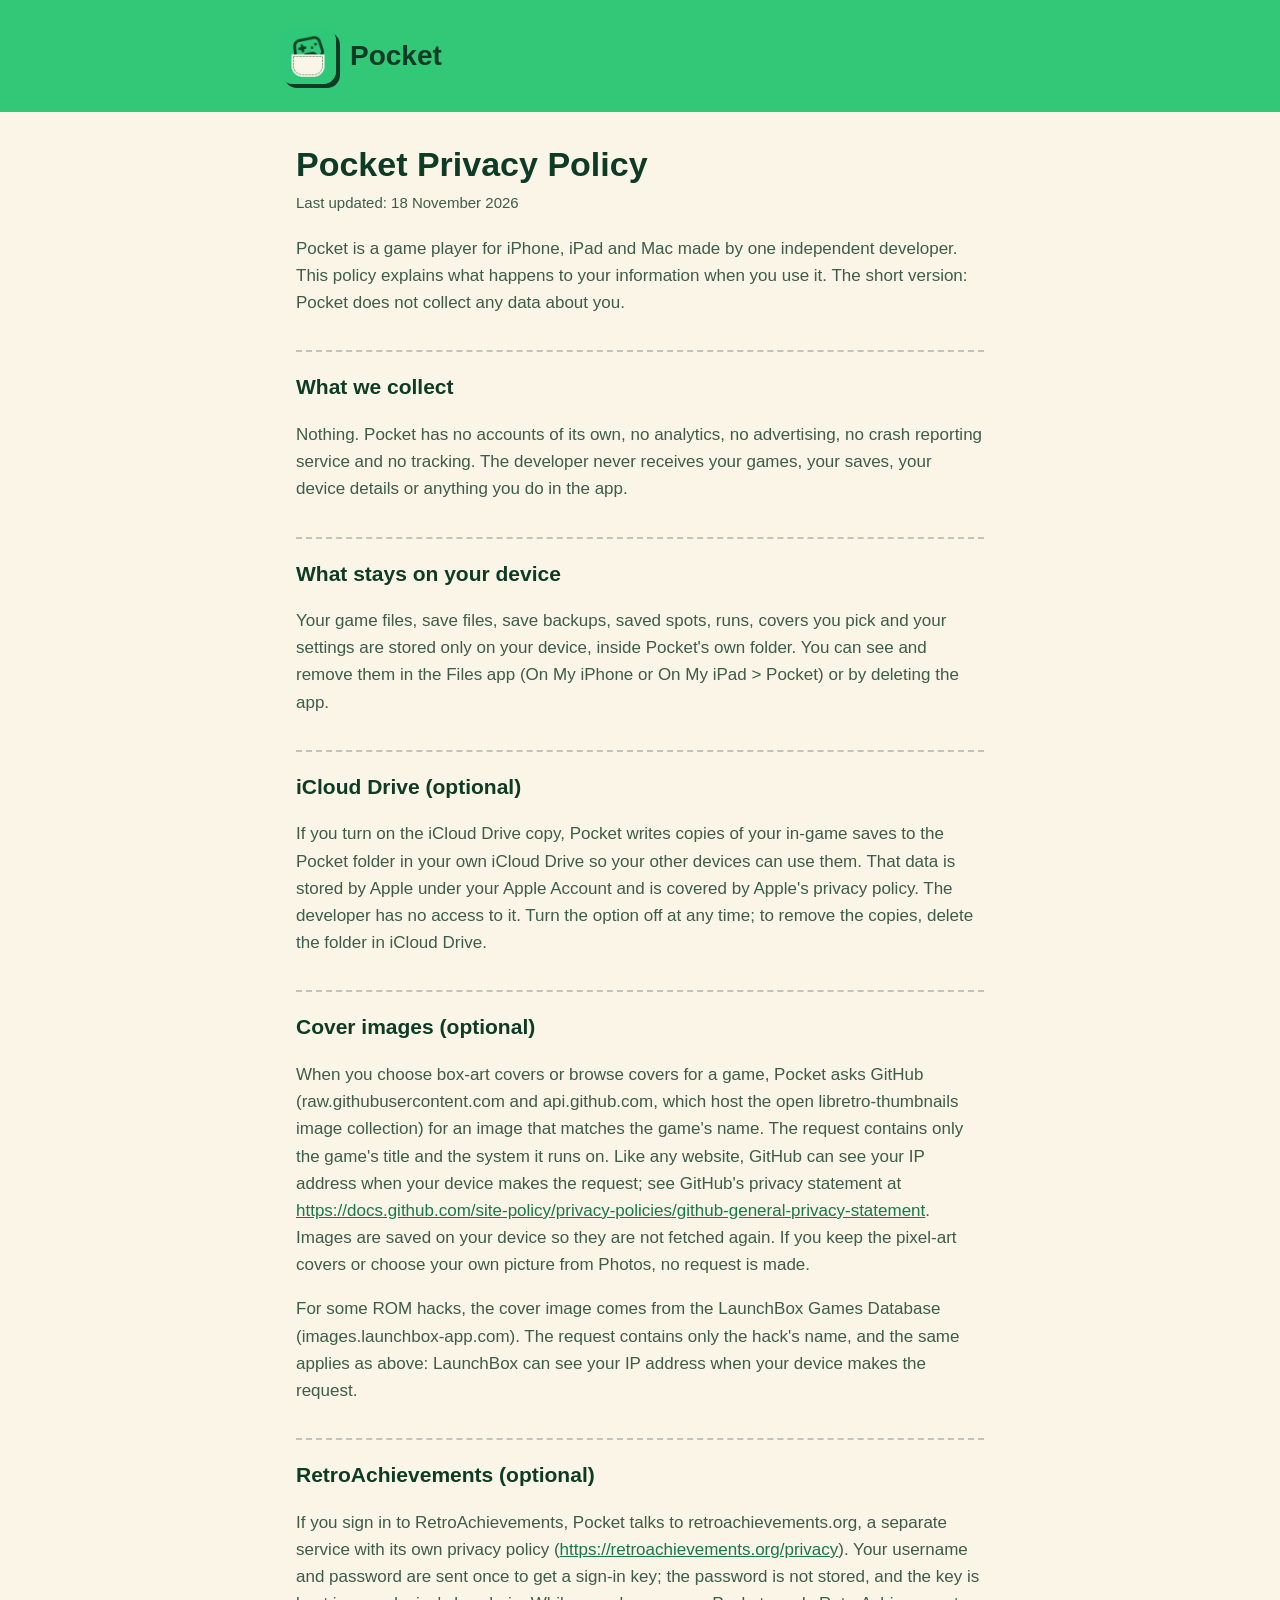
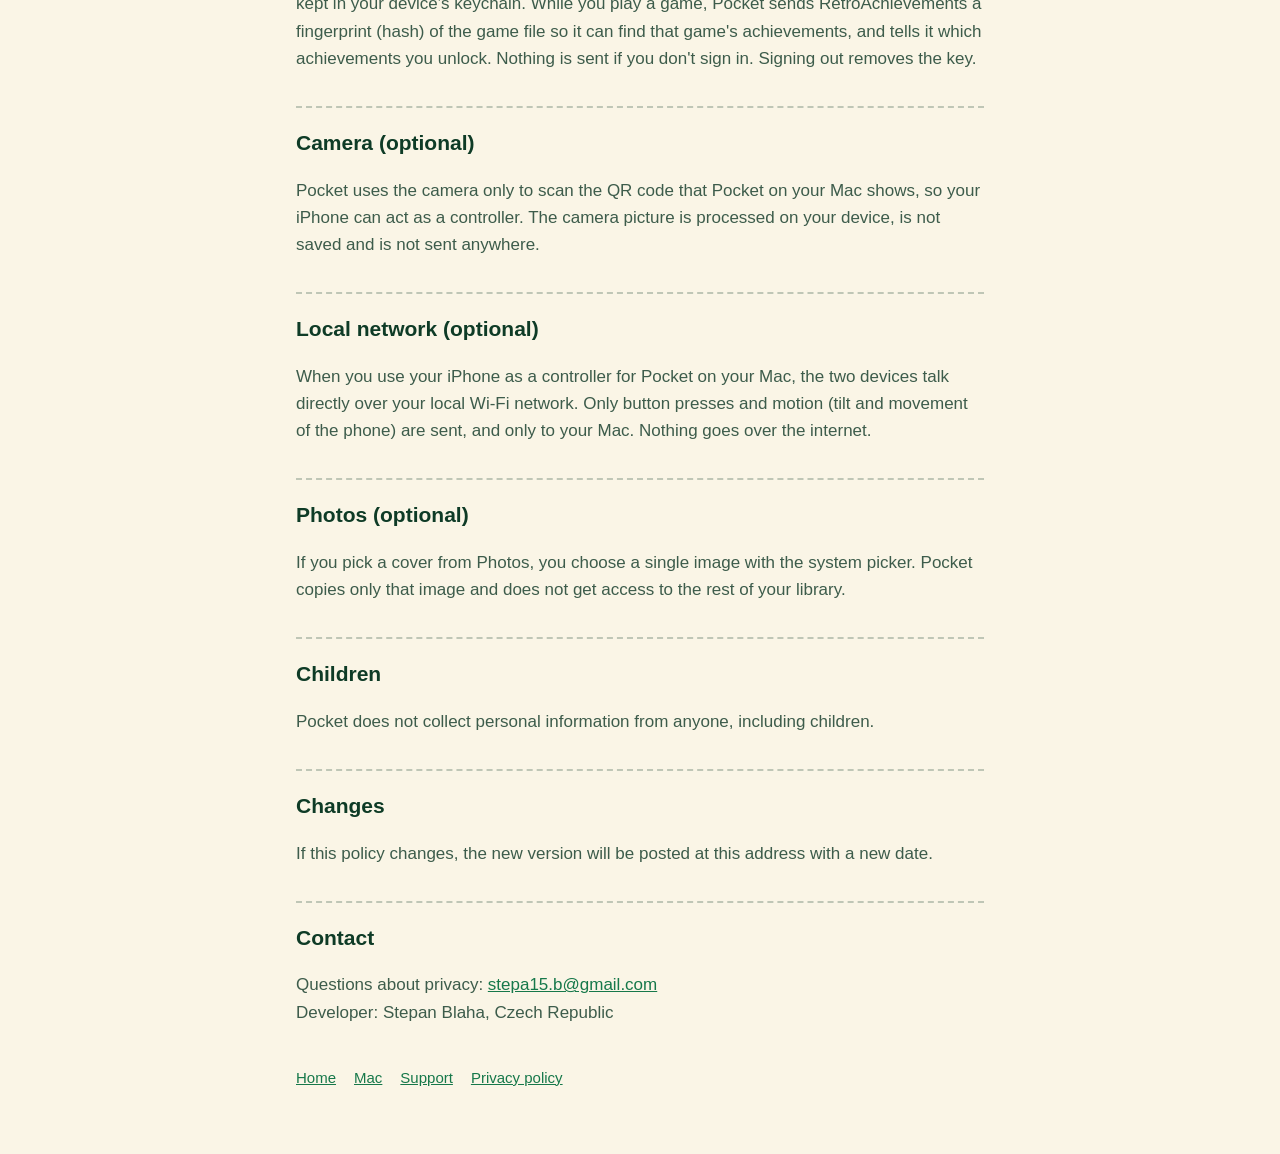
<file: privacy/index.html>
<!doctype html>
<html lang="en"><head><meta charset="utf-8"><meta name="viewport" content="width=device-width,initial-scale=1">
<meta name="description" content="Pocket privacy policy: no tracking, no ads, no account. What stays on your device and what optional RetroAchievements sign-in sends."><link rel="canonical" href="https://stepanblaha.github.io/pocket-site/privacy/"><meta name="theme-color" content="#33C778"><meta property="og:title" content="Pocket"><meta property="og:description" content="Pocket privacy policy: no tracking, no ads, no account. What stays on your device and what optional RetroAchievements sign-in sends."><meta property="og:image" content="https://stepanblaha.github.io/pocket-site/mac/og.png"><meta name="twitter:card" content="summary_large_image">
<title>Pocket Privacy Policy</title><link rel="icon" href="../icon.png"><style>
:root{--green:#33C778;--ink:#0E3B26;--cream:#FAF5E6;--muted:#3d5c4b}
*{box-sizing:border-box}
body{margin:0;background:var(--cream);color:var(--ink);font:17px/1.6 -apple-system,BlinkMacSystemFont,"Segoe UI",Roboto,Helvetica,Arial,sans-serif}
header{background:var(--green);padding:28px 16px}
header .in,main{max-width:720px;margin:0 auto}
header a{display:flex;align-items:center;gap:14px;color:var(--ink);text-decoration:none;font-weight:800;font-size:28px}
header img{width:56px;height:56px;border-radius:13px;box-shadow:4px 4px 0 var(--ink)}
main{padding:32px 16px 64px}
h1{font-size:34px;line-height:1.2;margin:0 0 6px}
h2{font-size:21px;margin:34px 0 6px;padding-top:18px;border-top:2px dashed rgba(14,59,38,.25)}
p,li{color:var(--muted)} a{color:#16784a}
.meta{color:var(--muted);font-size:15px;margin:0 0 20px}
nav{display:flex;gap:18px;flex-wrap:wrap;margin-top:40px;font-size:15px}
</style></head>
<body><header><div class="in"><a href="../"><img src="../icon.png" alt="">Pocket</a></div></header>
<main><h1>Pocket Privacy Policy</h1>
<p class="meta">Last updated: 18 November 2026</p>
<p>Pocket is a game player for iPhone, iPad and Mac made by one independent developer. This policy explains what happens to your information when you use it. The short version: Pocket does not collect any data about you.</p>
<h2>What we collect</h2>
<p>Nothing. Pocket has no accounts of its own, no analytics, no advertising, no crash reporting service and no tracking. The developer never receives your games, your saves, your device details or anything you do in the app.</p>
<h2>What stays on your device</h2>
<p>Your game files, save files, save backups, saved spots, runs, covers you pick and your settings are stored only on your device, inside Pocket&#x27;s own folder. You can see and remove them in the Files app (On My iPhone or On My iPad &gt; Pocket) or by deleting the app.</p>
<h2>iCloud Drive (optional)</h2>
<p>If you turn on the iCloud Drive copy, Pocket writes copies of your in-game saves to the Pocket folder in your own iCloud Drive so your other devices can use them. That data is stored by Apple under your Apple Account and is covered by Apple&#x27;s privacy policy. The developer has no access to it. Turn the option off at any time; to remove the copies, delete the folder in iCloud Drive.</p>
<h2>Cover images (optional)</h2>
<p>When you choose box-art covers or browse covers for a game, Pocket asks GitHub (raw.githubusercontent.com and api.github.com, which host the open libretro-thumbnails image collection) for an image that matches the game&#x27;s name. The request contains only the game&#x27;s title and the system it runs on. Like any website, GitHub can see your IP address when your device makes the request; see GitHub&#x27;s privacy statement at <a href="https://docs.github.com/site-policy/privacy-policies/github-general-privacy-statement">https://docs.github.com/site-policy/privacy-policies/github-general-privacy-statement</a>. Images are saved on your device so they are not fetched again. If you keep the pixel-art covers or choose your own picture from Photos, no request is made.</p>
<p>For some ROM hacks, the cover image comes from the LaunchBox Games Database (images.launchbox-app.com). The request contains only the hack&#x27;s name, and the same applies as above: LaunchBox can see your IP address when your device makes the request.</p>
<h2>RetroAchievements (optional)</h2>
<p>If you sign in to RetroAchievements, Pocket talks to retroachievements.org, a separate service with its own privacy policy (<a href="https://retroachievements.org/privacy">https://retroachievements.org/privacy</a>). Your username and password are sent once to get a sign-in key; the password is not stored, and the key is kept in your device&#x27;s keychain. While you play a game, Pocket sends RetroAchievements a fingerprint (hash) of the game file so it can find that game&#x27;s achievements, and tells it which achievements you unlock. Nothing is sent if you don&#x27;t sign in. Signing out removes the key.</p>
<h2>Camera (optional)</h2>
<p>Pocket uses the camera only to scan the QR code that Pocket on your Mac shows, so your iPhone can act as a controller. The camera picture is processed on your device, is not saved and is not sent anywhere.</p>
<h2>Local network (optional)</h2>
<p>When you use your iPhone as a controller for Pocket on your Mac, the two devices talk directly over your local Wi-Fi network. Only button presses and motion (tilt and movement of the phone) are sent, and only to your Mac. Nothing goes over the internet.</p>
<h2>Photos (optional)</h2>
<p>If you pick a cover from Photos, you choose a single image with the system picker. Pocket copies only that image and does not get access to the rest of your library.</p>
<h2>Children</h2>
<p>Pocket does not collect personal information from anyone, including children.</p>
<h2>Changes</h2>
<p>If this policy changes, the new version will be posted at this address with a new date.</p>
<h2>Contact</h2>
<p>Questions about privacy: <a href="mailto:stepa15.b@gmail.com">stepa15.b@gmail.com</a><br>Developer: Stepan Blaha, Czech Republic</p>
<nav><a href="../">Home</a><a href="../mac/">Mac</a><a href="../support/">Support</a><a href="../privacy/">Privacy policy</a></nav></main></body></html>
</file>
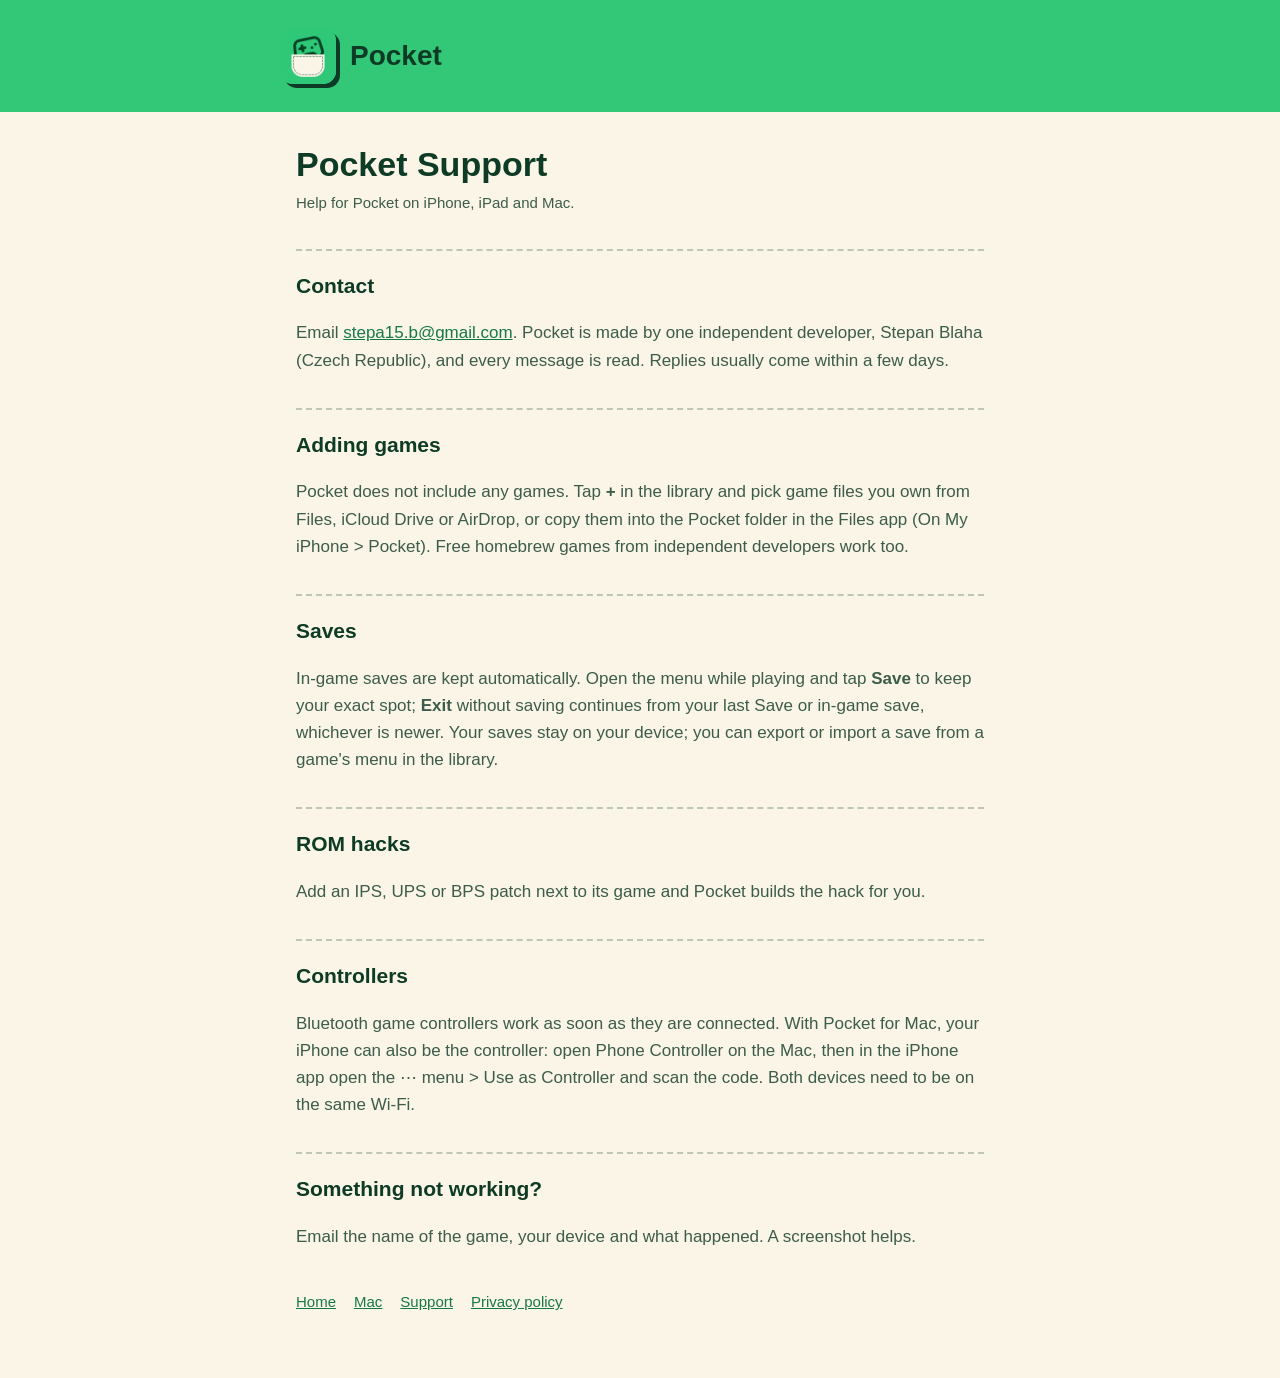
<file: support/index.html>
<!doctype html>
<html lang="en"><head><meta charset="utf-8"><meta name="viewport" content="width=device-width,initial-scale=1">
<meta name="description" content="Help with Pocket: adding games, saves and backups, controllers and contact."><link rel="canonical" href="https://stepanblaha.github.io/pocket-site/support/"><meta name="theme-color" content="#33C778"><meta property="og:title" content="Pocket"><meta property="og:description" content="Help with Pocket: adding games, saves and backups, controllers and contact."><meta property="og:image" content="https://stepanblaha.github.io/pocket-site/mac/og.png"><meta name="twitter:card" content="summary_large_image">
<title>Pocket Support</title><link rel="icon" href="../icon.png"><style>
:root{--green:#33C778;--ink:#0E3B26;--cream:#FAF5E6;--muted:#3d5c4b}
*{box-sizing:border-box}
body{margin:0;background:var(--cream);color:var(--ink);font:17px/1.6 -apple-system,BlinkMacSystemFont,"Segoe UI",Roboto,Helvetica,Arial,sans-serif}
header{background:var(--green);padding:28px 16px}
header .in,main{max-width:720px;margin:0 auto}
header a{display:flex;align-items:center;gap:14px;color:var(--ink);text-decoration:none;font-weight:800;font-size:28px}
header img{width:56px;height:56px;border-radius:13px;box-shadow:4px 4px 0 var(--ink)}
main{padding:32px 16px 64px}
h1{font-size:34px;line-height:1.2;margin:0 0 6px}
h2{font-size:21px;margin:34px 0 6px;padding-top:18px;border-top:2px dashed rgba(14,59,38,.25)}
p,li{color:var(--muted)} a{color:#16784a}
.meta{color:var(--muted);font-size:15px;margin:0 0 20px}
nav{display:flex;gap:18px;flex-wrap:wrap;margin-top:40px;font-size:15px}
</style></head>
<body><header><div class="in"><a href="../"><img src="../icon.png" alt="">Pocket</a></div></header>
<main><h1>Pocket Support</h1>
<p class="meta">Help for Pocket on iPhone, iPad and Mac.</p>
<h2>Contact</h2>
<p>Email <a href="mailto:stepa15.b@gmail.com">stepa15.b@gmail.com</a>. Pocket is made by one independent developer, Stepan Blaha (Czech Republic), and every message is read. Replies usually come within a few days.</p>
<h2>Adding games</h2>
<p>Pocket does not include any games. Tap <b>+</b> in the library and pick game files you own from Files, iCloud Drive or AirDrop, or copy them into the Pocket folder in the Files app (On My iPhone &gt; Pocket). Free homebrew games from independent developers work too.</p>
<h2>Saves</h2>
<p>In-game saves are kept automatically. Open the menu while playing and tap <b>Save</b> to keep your exact spot; <b>Exit</b> without saving continues from your last Save or in-game save, whichever is newer. Your saves stay on your device; you can export or import a save from a game's menu in the library.</p>
<h2>ROM hacks</h2>
<p>Add an IPS, UPS or BPS patch next to its game and Pocket builds the hack for you.</p>
<h2>Controllers</h2>
<p>Bluetooth game controllers work as soon as they are connected. With Pocket for Mac, your iPhone can also be the controller: open Phone Controller on the Mac, then in the iPhone app open the ⋯ menu &gt; Use as Controller and scan the code. Both devices need to be on the same Wi-Fi.</p>
<h2>Something not working?</h2>
<p>Email the name of the game, your device and what happened. A screenshot helps.</p>
<nav><a href="../">Home</a><a href="../mac/">Mac</a><a href="../support/">Support</a><a href="../privacy/">Privacy policy</a></nav></main></body></html>
</file>
